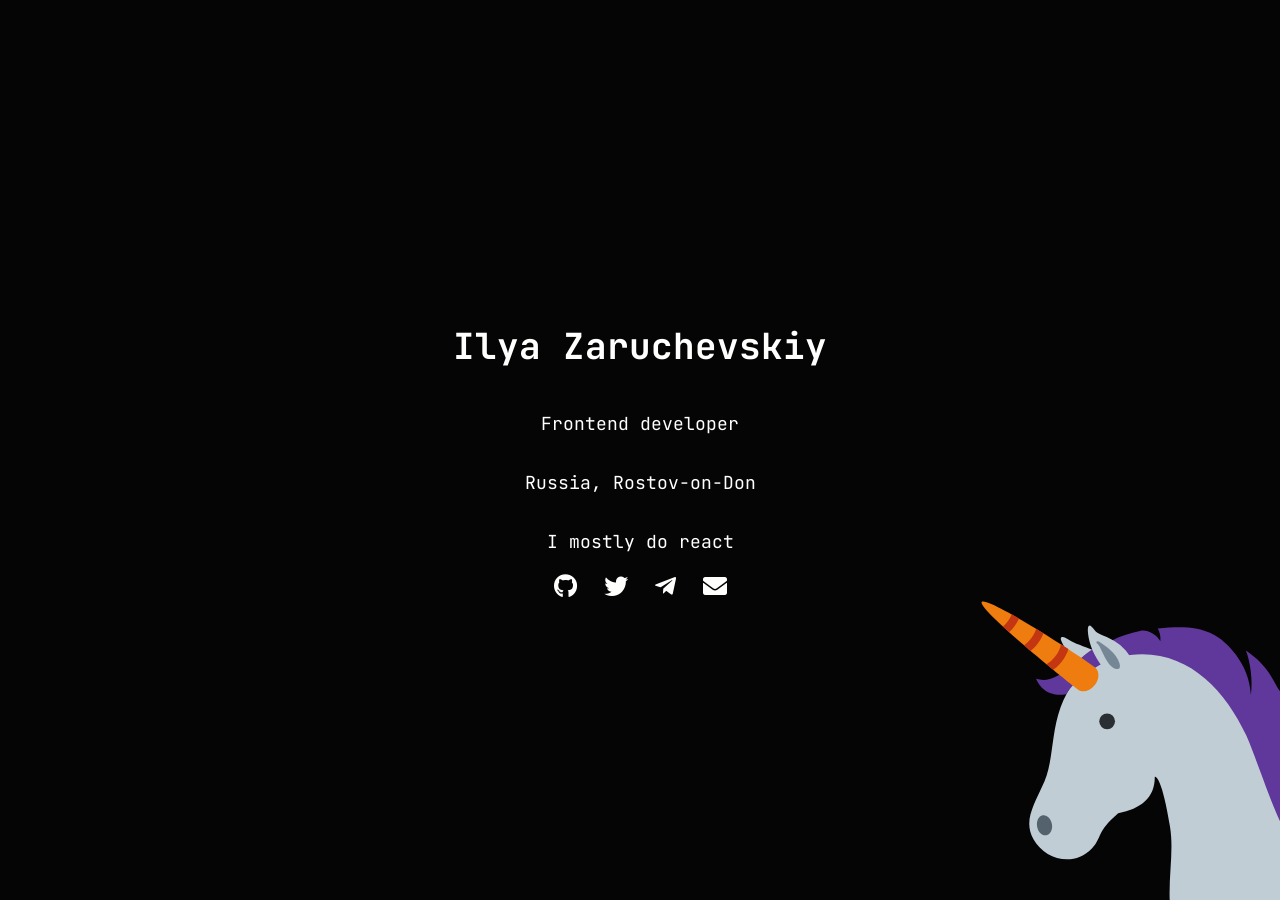
<file: index.html>
<!DOCTYPE html>
<html lang="en">
<head>
  <meta charset="UTF-8">
  <meta name="viewport" content="width=device-width, initial-scale=1.0">
  <title>🦄 Ilya</title>
  <link rel="stylesheet" href="style.css">
  <link rel="preconnect" href="https://fonts.gstatic.com">
  <link href="https://fonts.googleapis.com/css2?family=JetBrains+Mono&display=swap" rel="stylesheet">
  <link rel="stylesheet" href="https://cdnjs.cloudflare.com/ajax/libs/font-awesome/5.15.2/css/all.min.css"
    integrity="sha512-HK5fgLBL+xu6dm/Ii3z4xhlSUyZgTT9tuc/hSrtw6uzJOvgRr2a9jyxxT1ely+B+xFAmJKVSTbpM/CuL7qxO8w=="
    crossorigin="anonymous" />
</head>
<body>
  <div class="container">
    <main class="content">
      <h1>Ilya Zaruchevskiy</h1>
      <p>Frontend developer</p>
      <p>Russia, Rostov-on-Don</p>
      <p>I mostly do react</p>
      <div class="links">
        <a href="https://github.com/akubara" rel="noreferrer noopener" target="_blank" class="icon-link"><i
            class="fab fa-github"></i></a>
        <a href="https://twitter.com/slowcfg" rel="noreferrer noopener" target="_blank" class="icon-link"><i
            class="fab fa-twitter"></i></a>
        <a href="https://t.me/akubara" rel="noreferrer noopener" target="_blank" class="icon-link"><i
            class="fab fa-telegram-plane"></i></a>
        <a href="mailto:akubaradev@gmail.com" rel="noreferrer noopener" target="_blank" class="icon-link"><i
            class="fas fa-envelope"></i></a>
      </div>
    </main>
  </div>
  <img src="./1f984.svg" alt="🦄" class="unicorn">
</body>
</html>
</file>
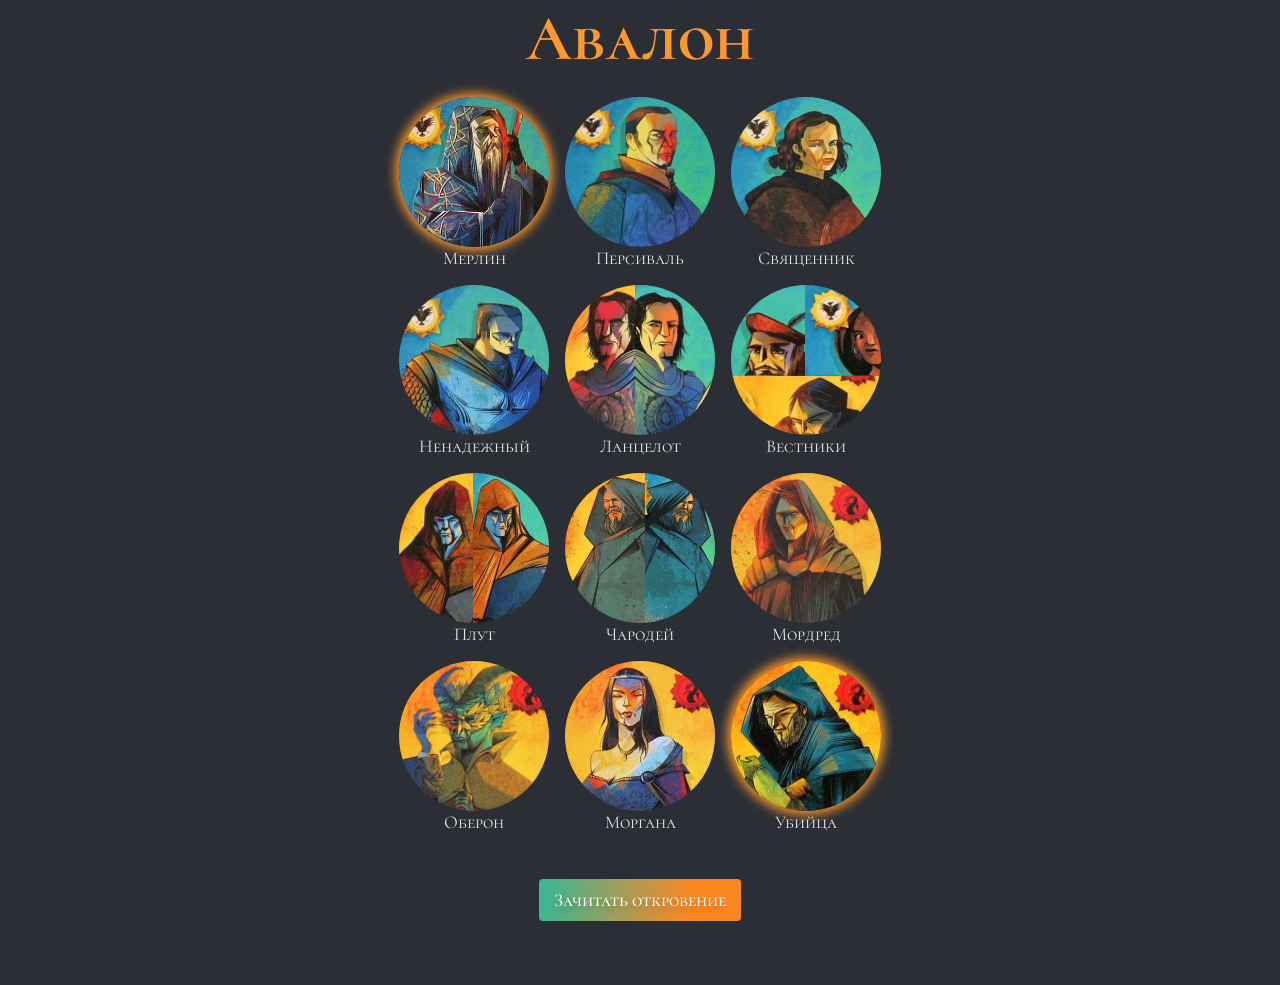
<file: avalon/index.html>
<!DOCTYPE html><html lang="en"><head><meta charset="utf-8"><meta name="viewport" content="width=device-width, initial-scale=1.0"><title>Авалон</title><link rel="preconnect" href="https://fonts.googleapis.com"><link rel="preconnect" href="https://fonts.gstatic.com" crossorigin><link href="https://fonts.googleapis.com/css2?family=Cormorant+Unicase&display=swap" rel="stylesheet"><link rel="icon" type="image/x-icon" href="/avalon/favicon.5eaf0a51.ico"><style>body{color:#e1e3e6;font-optical-sizing:auto;background:#2c2e35;flex-direction:column;align-items:center;gap:12px;margin:0;padding-bottom:64px;font-family:Cormorant Unicase,serif;font-style:normal;font-weight:400;display:flex}h1{color:#ff982b;margin-top:0;margin-bottom:8px;font-size:64px}.cards{flex-flow:wrap;justify-content:center;gap:16px;max-width:50%;margin:0 auto;display:flex}.card{flex-direction:column;align-items:center;font-size:18px;display:flex}img{object-fit:cover;object-position:top;cursor:pointer;-webkit-tap-highlight-color:transparent;border-radius:100%;width:150px;height:150px}.active{box-shadow:0 0 11px 3.5px #ff992b}.button{cursor:pointer;color:#fff;text-shadow:0 3px 8px #00000040;background:linear-gradient(92.88deg,#3eb692 3.16%,#fc8824 74.72%);border:0;border-radius:4px;outline:0;height:42px;padding:0 15px;font-family:Cormorant Unicase,serif;font-size:18px;font-weight:500;transition:all .5s;display:inline-block}label{font-size:18px}.button:hover,.button:active{transition:all .1s;box-shadow:0 0 14px 2px #ff992be6}.hide{display:none}.hideCheckbox{visibility:hidden}.input{color:#fc8824;background:#2c2e35;border:2px solid #3eb692;border-radius:6px;outline:0;height:36px;padding:5px 10px;font-family:Cormorant Unicase,serif;font-size:18px;line-height:1.5;transition:box-shadow .1s ease-in,border .1s ease-in,background-color .1s ease-in;display:block}.input:focus,.input:hover{border-color:#fc8824;transition:all .1s;box-shadow:0 0 14px 2px #ff992be6}audio{width:80%;padding-top:12px}@media (width>=768px) and (width<=1023px){.cards{max-width:90%}img{width:128px;height:128px}}@media (width>=480px) and (width<=767px){.cards{gap:12px;max-width:95%}img{width:128px;height:128px}}@media (width<=479px){audio{width:100%}h1{font-size:50px}.cards{max-width:100%;margin:0 8px}img{width:110px;height:110px}}</style></head><body> <h1>Авалон</h1> <div class="cards"> <div class="card" data-id="merlin"><img class="active" src="/avalon/merlin.31ca3f20.jpg" alt="merlin"> <span>Мерлин</span> </div> <div class="card" data-id="percival"><img id="percival" src="/avalon/percival.47a9dfc7.jpg" alt="percival"> <span>Персиваль</span> </div> <div class="card" data-id="cleric"><img src="/avalon/cleric.0b00c273.jpg" alt="cleric"> <span>Священник</span> </div> <div class="card" data-id="untrusty"><img src="/avalon/untrusty.d44ff7fd.jpg" alt="untrusty"> <span>Ненадежный</span> </div> <div class="card" data-id="lancelot"><img src="/avalon/lancelot_g.1dfb53be.jpg" alt="lancelot_g"> <span>Ланцелот</span> </div> <div class="card" data-id="messengers"><img src="/avalon/messengers.ca9ce084.jpg" alt="messengers"> <span>Вестники</span> </div> <div class="card" data-id="rogue"><img src="/avalon/rogue.93c2424d.jpg" alt="rogue"> <span>Плут</span> </div> <div class="card" data-id="sorcerer"><img src="/avalon/sorcerer.15ae1b27.jpg" alt="sorcerer"> <span>Чародей</span> </div> <div class="card" data-id="mordred"><img src="/avalon/mordred.2a484db1.jpg" alt="mordred"> <span>Мордред</span> </div> <div class="card" data-id="oberon"><img src="/avalon/oberon.ff3ecf82.jpg" alt="oberon"> <span>Оберон</span> </div> <div class="card" data-id="morgana"><img id="morgana" src="/avalon/morgana.bf0b159f.jpg" alt="morgana"> <span>Моргана</span> </div> <div class="card" data-id="assassin"><img class="active" src="/avalon/assassin.19ae91f2.jpg" alt="assassin"> <span>Убийца</span> </div> </div> <div class="hideCheckbox" id="checkbox"> <input type="checkbox" id="lancelots" name="lancelots"> <label for="lancelots">Скрытые Ланцелоты?</label> </div> <button class="button" id="button">Зачитать откровение</button> <audio id="audio" class="hide" controls></audio> <script type="module" src="/avalon/index.2df9a450.js"></script> </body></html>
</file>
<file: style.css>
body {
  margin: 0;
  color: #fffffe;
  background-color: #050505;
  font-family: "Iosevka", "JetBrains Mono", monospace;
  font-size: 18px;
}

.container {
  width: 100%;
  height: 100vh;
  display: flex;
  flex-direction: column;
  justify-content: center;
  align-items: center;
  animation: intro 1.5s ease;
}

.content {
  display: flex;
  flex-direction: column;
  justify-content: center;
  align-items: center;
  max-width: 400px;
  text-align: center;
}

.links {
  display: flex;
  justify-content: space-around;
  font-size: 24px;
  min-width: 200px;
}

.icon-link {
  color: #fffffe;
  text-decoration: none;
  transition: color 0.2s;
}

.icon-link:hover {
  color: #2b527b;
}

.styled-link {
  color: #fffffe;
  border-bottom: 1px solid #2b527b;
  box-shadow: inset 0 -2px 0 #2b527b;
  text-decoration: none;
  transition: background-color 0.2s;
}

.styled-link:hover {
  border-bottom: 1px solid #2b527b;
  background-color: #2b527b;
}

.unicorn {
  position: fixed;
  width: 120px;
  right: 0;
  bottom: 0;
}

@media only screen and (min-width: 900px) {
  .unicorn {
    width: 300px;
  }
}

@keyframes intro {
  0% {
    opacity: 0;
  }
  100% {
    opacity: 1;
  }
}
</file>
